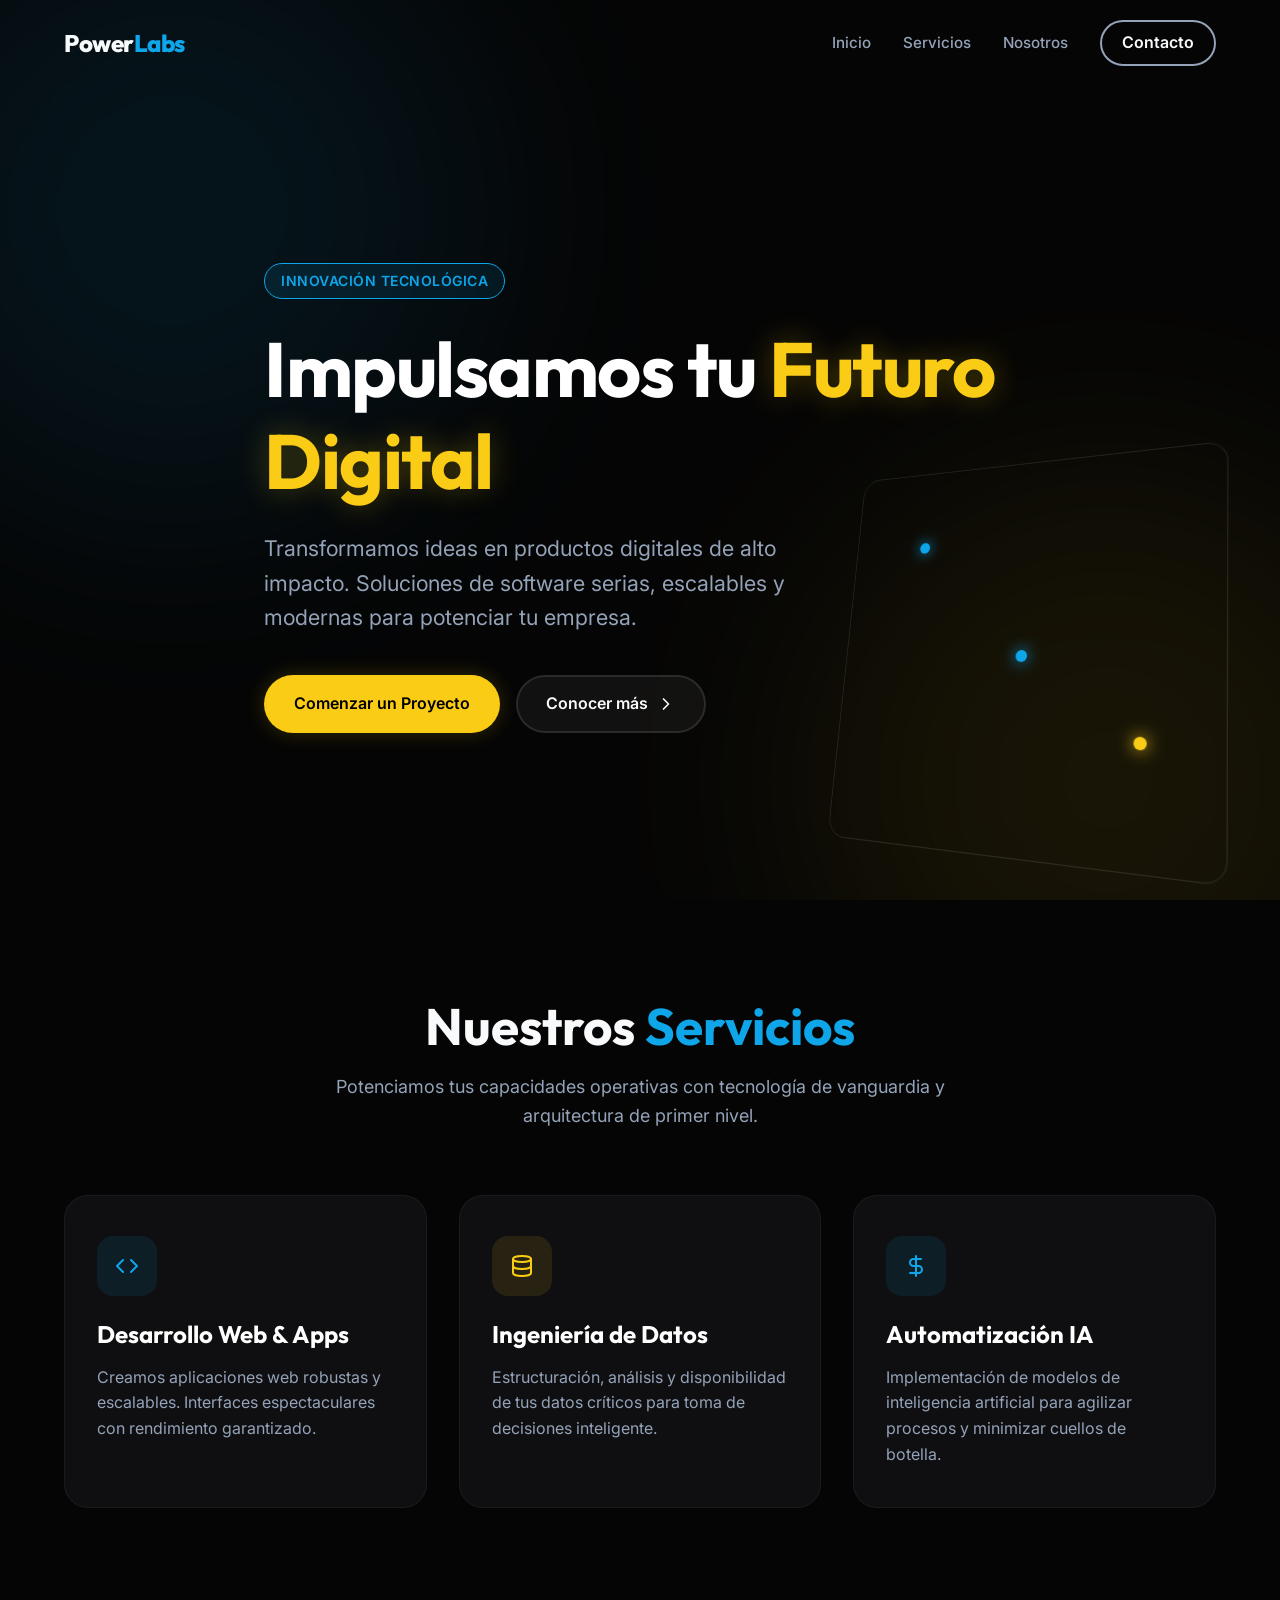
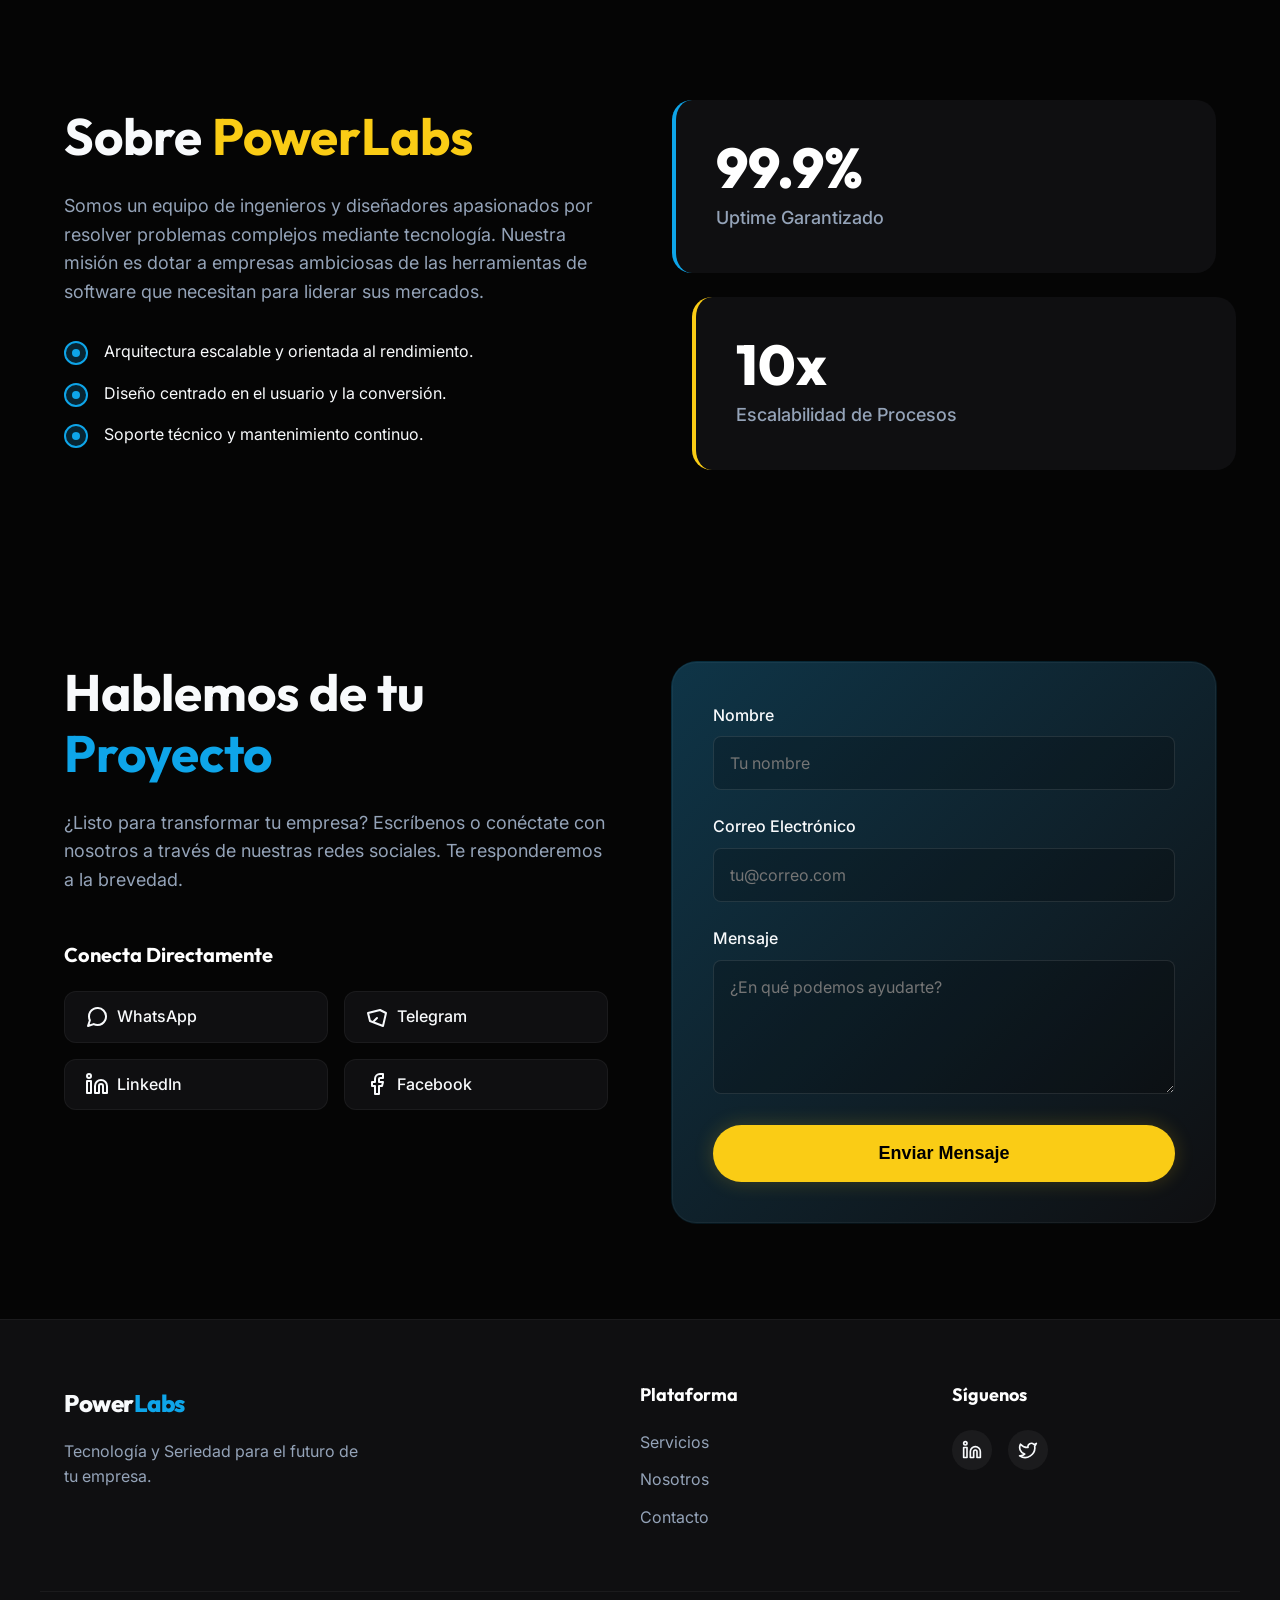
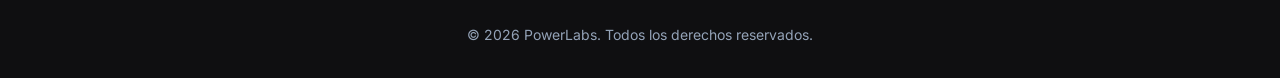
<file: index.html>
<!DOCTYPE html>
<html lang="es">

<head>
  <meta charset="UTF-8">
  <meta name="viewport" content="width=device-width, initial-scale=1.0">
  <title>PowerLabs | Transformación Digital</title>
  <meta name="description"
    content="PowerLabs: Impulsa tu empresa al futuro con nuestras soluciones tecnológicas y de software a medida.">

  <!-- Preconnect and Google Fonts config -->
  <link rel="preconnect" href="https://fonts.googleapis.com">
  <link rel="preconnect" href="https://fonts.gstatic.com" crossorigin>
  <link
    href="https://fonts.googleapis.com/css2?family=Inter:wght@300;400;500;600;700;800&family=Outfit:wght@400;600;800&display=swap"
    rel="stylesheet">

  <link rel="stylesheet" href="style.css">
</head>

<body>

  <!-- Header & Navigation -->
  <header class="header">
    <div class="container header-content">
      <a href="#" class="brand">Power<span>Labs</span></a>
      <nav class="nav">
        <ul class="nav-links">
          <li><a href="#inicio">Inicio</a></li>
          <li><a href="#servicios">Servicios</a></li>
          <li><a href="#nosotros">Nosotros</a></li>
          <li><a href="#contacto" class="btn btn-outline">Contacto</a></li>
        </ul>
        <button class="mobile-menu-btn" aria-label="Abrir menú">
          <svg width="24" height="24" viewBox="0 0 24 24" fill="none" stroke="currentColor" stroke-width="2"
            stroke-linecap="round" stroke-linejoin="round">
            <line x1="3" y1="12" x2="21" y2="12"></line>
            <line x1="3" y1="6" x2="21" y2="6"></line>
            <line x1="3" y1="18" x2="21" y2="18"></line>
          </svg>
        </button>
      </nav>
    </div>
  </header>

  <main>
    <!-- Hero Section -->
    <section id="inicio" class="hero">
      <div class="glow glow-1"></div>
      <div class="glow glow-2"></div>
      <div class="container hero-content show-on-scroll">
        <span class="badge">Innovación Tecnológica</span>
        <h1 class="hero-title">Impulsamos tu <span>Futuro Digital</span></h1>
        <p class="hero-description">Transformamos ideas en productos digitales de alto impacto. Soluciones de software
          serias, escalables y modernas para potenciar tu empresa.</p>
        <div class="hero-actions">
          <a href="#contacto" class="btn btn-primary">Comenzar un Proyecto</a>
          <a href="#servicios" class="btn btn-secondary">Conocer más <svg width="20" height="20" viewBox="0 0 24 24"
              fill="none" stroke="currentColor" stroke-width="2" stroke-linecap="round" stroke-linejoin="round">
              <path d="m9 18 6-6-6-6" />
            </svg></a>
        </div>
      </div>

      <!-- Abstract Tech visualization -->
      <div class="hero-graphic show-on-scroll delay-1">
        <div class="tech-grid">
          <div class="node node-1"></div>
          <div class="node node-2"></div>
          <div class="node node-3"></div>
          <div class="connection con-1"></div>
          <div class="connection con-2"></div>
        </div>
      </div>
    </section>

    <!-- Services Section -->
    <section id="servicios" class="services section">
      <div class="container">
        <div class="section-header show-on-scroll">
          <h2>Nuestros <span>Servicios</span></h2>
          <p>Potenciamos tus capacidades operativas con tecnología de vanguardia y arquitectura de primer nivel.</p>
        </div>

        <div class="services-grid">
          <!-- Card 1 -->
          <a href="desarrollo.html" class="service-card show-on-scroll" style="display:block;">
            <div class="card-icon">
              <!-- Code Icon -->
              <svg width="24" height="24" viewBox="0 0 24 24" fill="none" stroke="currentColor" stroke-width="2"
                stroke-linecap="round" stroke-linejoin="round">
                <polyline points="16 18 22 12 16 6"></polyline>
                <polyline points="8 6 2 12 8 18"></polyline>
              </svg>
            </div>
            <h3>Desarrollo Web & Apps</h3>
            <p>Creamos aplicaciones web robustas y escalables. Interfaces espectaculares con rendimiento garantizado.
            </p>
          </a>

          <!-- Card 2 -->
          <a href="datos.html" class="service-card show-on-scroll delay-1" style="display:block;">
            <div class="card-icon">
              <!-- Cloud/DB icon -->
              <svg width="24" height="24" viewBox="0 0 24 24" fill="none" stroke="currentColor" stroke-width="2"
                stroke-linecap="round" stroke-linejoin="round">
                <ellipse cx="12" cy="5" rx="9" ry="3"></ellipse>
                <path d="M21 12c0 1.66-4 3-9 3s-9-1.34-9-3"></path>
                <path d="M3 5v14c0 1.66 4 3 9 3s9-1.34 9-3V5"></path>
              </svg>
            </div>
            <h3>Ingeniería de Datos</h3>
            <p>Estructuración, análisis y disponibilidad de tus datos críticos para toma de decisiones inteligente.</p>
          </a>

          <!-- Card 3 -->
          <a href="automatizacion.html" class="service-card show-on-scroll delay-2" style="display:block;">
            <div class="card-icon">
              <!-- AI/Brain icon -->
              <svg width="24" height="24" viewBox="0 0 24 24" fill="none" stroke="currentColor" stroke-width="2"
                stroke-linecap="round" stroke-linejoin="round">
                <path d="M12 2v20"></path>
                <path d="M17 5H9.5a3.5 3.5 0 0 0 0 7h5a3.5 3.5 0 0 1 0 7H6"></path>
              </svg>
            </div>
            <h3>Automatización IA</h3>
            <p>Implementación de modelos de inteligencia artificial para agilizar procesos y minimizar cuellos de
              botella.</p>
          </a>
        </div>
      </div>
    </section>

    <!-- About Section -->
    <section id="nosotros" class="about section">
      <div class="container about-container">
        <div class="about-content show-on-scroll">
          <h2>Sobre <span>PowerLabs</span></h2>
          <p>Somos un equipo de ingenieros y diseñadores apasionados por resolver problemas complejos mediante
            tecnología. Nuestra misión es dotar a empresas ambiciosas de las herramientas de software que necesitan para
            liderar sus mercados.</p>

          <ul class="feature-list">
            <li>
              <div class="feature-bullet"></div>
              <span>Arquitectura escalable y orientada al rendimiento.</span>
            </li>
            <li>
              <div class="feature-bullet"></div>
              <span>Diseño centrado en el usuario y la conversión.</span>
            </li>
            <li>
              <div class="feature-bullet"></div>
              <span>Soporte técnico y mantenimiento continuo.</span>
            </li>
          </ul>
        </div>

        <div class="about-stats show-on-scroll delay-1">
          <div class="stat-box">
            <span class="stat-number">99.9%</span>
            <span class="stat-label">Uptime Garantizado</span>
          </div>
          <div class="stat-box accent">
            <span class="stat-number">10x</span>
            <span class="stat-label">Escalabilidad de Procesos</span>
          </div>
        </div>
      </div>
    </section>

    <!-- Contact Section -->
    <section id="contacto" class="contact section">
      <div class="container contact-container">
        <div class="contact-info show-on-scroll">
          <h2>Hablemos de tu <span>Proyecto</span></h2>
          <p>¿Listo para transformar tu empresa? Escríbenos o conéctate con nosotros a través de nuestras redes
            sociales. Te responderemos a la brevedad.</p>

          <div class="contact-socials">
            <h3>Conecta Directamente</h3>
            <div class="social-btn-group">
              <a href="#" class="btn btn-social btn-whatsapp" aria-label="WhatsApp">
                <svg width="24" height="24" viewBox="0 0 24 24" fill="none" stroke="currentColor" stroke-width="2"
                  stroke-linecap="round" stroke-linejoin="round">
                  <path
                    d="M21 11.5a8.38 8.38 0 0 1-.9 3.8 8.5 8.5 0 0 1-7.6 4.7 8.38 8.38 0 0 1-3.8-.9L3 21l1.9-5.7a8.38 8.38 0 0 1-.9-3.8 8.5 8.5 0 0 1 4.7-7.6 8.38 8.38 0 0 1 3.8-.9h.5a8.48 8.48 0 0 1 8 8v.5z">
                  </path>
                </svg>
                WhatsApp
              </a>
              <a href="#" class="btn btn-social btn-telegram" aria-label="Telegram">
                <svg width="24" height="24" viewBox="0 0 24 24" fill="none" stroke="currentColor" stroke-width="2"
                  stroke-linecap="round" stroke-linejoin="round">
                  <path d="m15 5 6 3-3 13-13-5L3 8l12-3z"></path>
                  <path d="m9 16 3-3"></path>
                </svg>
                Telegram
              </a>
              <a href="#" class="btn btn-social btn-linkedin" aria-label="LinkedIn">
                <svg width="24" height="24" viewBox="0 0 24 24" fill="none" stroke="currentColor" stroke-width="2"
                  stroke-linecap="round" stroke-linejoin="round">
                  <path d="M16 8a6 6 0 0 1 6 6v7h-4v-7a2 2 0 0 0-2-2 2 2 0 0 0-2 2v7h-4v-7a6 6 0 0 1 6-6z"></path>
                  <rect x="2" y="9" width="4" height="12"></rect>
                  <circle cx="4" cy="4" r="2"></circle>
                </svg>
                LinkedIn
              </a>
              <a href="#" class="btn btn-social btn-facebook" aria-label="Facebook">
                <svg width="24" height="24" viewBox="0 0 24 24" fill="none" stroke="currentColor" stroke-width="2"
                  stroke-linecap="round" stroke-linejoin="round">
                  <path d="M18 2h-3a5 5 0 0 0-5 5v3H7v4h3v8h4v-8h3l1-4h-4V7a1 1 0 0 1 1-1h3z"></path>
                </svg>
                Facebook
              </a>
            </div>
          </div>
        </div>

        <div class="contact-form-wrapper show-on-scroll delay-1">
          <form action="https://formsubmit.co/emgme88@gmail.com" method="POST" class="contact-form">
            <input type="hidden" name="_next" value="#">
            <input type="hidden" name="_captcha" value="false">

            <div class="form-group">
              <label for="name">Nombre</label>
              <input type="text" id="name" name="name" required placeholder="Tu nombre">
            </div>

            <div class="form-group">
              <label for="email">Correo Electrónico</label>
              <input type="email" id="email" name="email" required placeholder="tu@correo.com">
            </div>

            <div class="form-group">
              <label for="message">Mensaje</label>
              <textarea id="message" name="message" rows="5" required
                placeholder="¿En qué podemos ayudarte?"></textarea>
            </div>

            <button type="submit" class="btn btn-primary btn-block">Enviar Mensaje</button>
          </form>
        </div>
      </div>
    </section>
  </main>

  <!-- Footer -->
  <footer class="footer">
    <div class="container footer-content">
      <div class="footer-brand">
        <a href="#" class="brand">Power<span>Labs</span></a>
        <p>Tecnología y Seriedad para el futuro de tu empresa.</p>
      </div>
      <div class="footer-links">
        <h4>Plataforma</h4>
        <ul>
          <li><a href="#servicios">Servicios</a></li>
          <li><a href="#nosotros">Nosotros</a></li>
          <li><a href="#contacto">Contacto</a></li>
        </ul>
      </div>
      <div class="footer-social">
        <h4>Síguenos</h4>
        <div class="social-icons">
          <a href="#" aria-label="LinkedIn"><svg width="20" height="20" viewBox="0 0 24 24" fill="none"
              stroke="currentColor" stroke-width="2" stroke-linecap="round" stroke-linejoin="round">
              <path d="M16 8a6 6 0 0 1 6 6v7h-4v-7a2 2 0 0 0-2-2 2 2 0 0 0-2 2v7h-4v-7a6 6 0 0 1 6-6z"></path>
              <rect x="2" y="9" width="4" height="12"></rect>
              <circle cx="4" cy="4" r="2"></circle>
            </svg></a>
          <a href="#" aria-label="Twitter"><svg width="20" height="20" viewBox="0 0 24 24" fill="none"
              stroke="currentColor" stroke-width="2" stroke-linecap="round" stroke-linejoin="round">
              <path
                d="M22 4s-.7 2.1-2 3.4c1.6 10-9.4 17.3-18 11.6 2.2.1 4.4-.6 6-2C3 15.5.5 9.6 3 5c2.2 2.6 5.6 4.1 9 4-.9-4.2 4-6.6 7-3.8 1.1 0 3-1.2 3-1.2z">
              </path>
            </svg></a>
        </div>
      </div>
    </div>
    <div class="container footer-bottom">
      <p>&copy; 2026 PowerLabs. Todos los derechos reservados.</p>
    </div>
  </footer>

  <script src="main.js"></script>
</body>

</html>
</file>
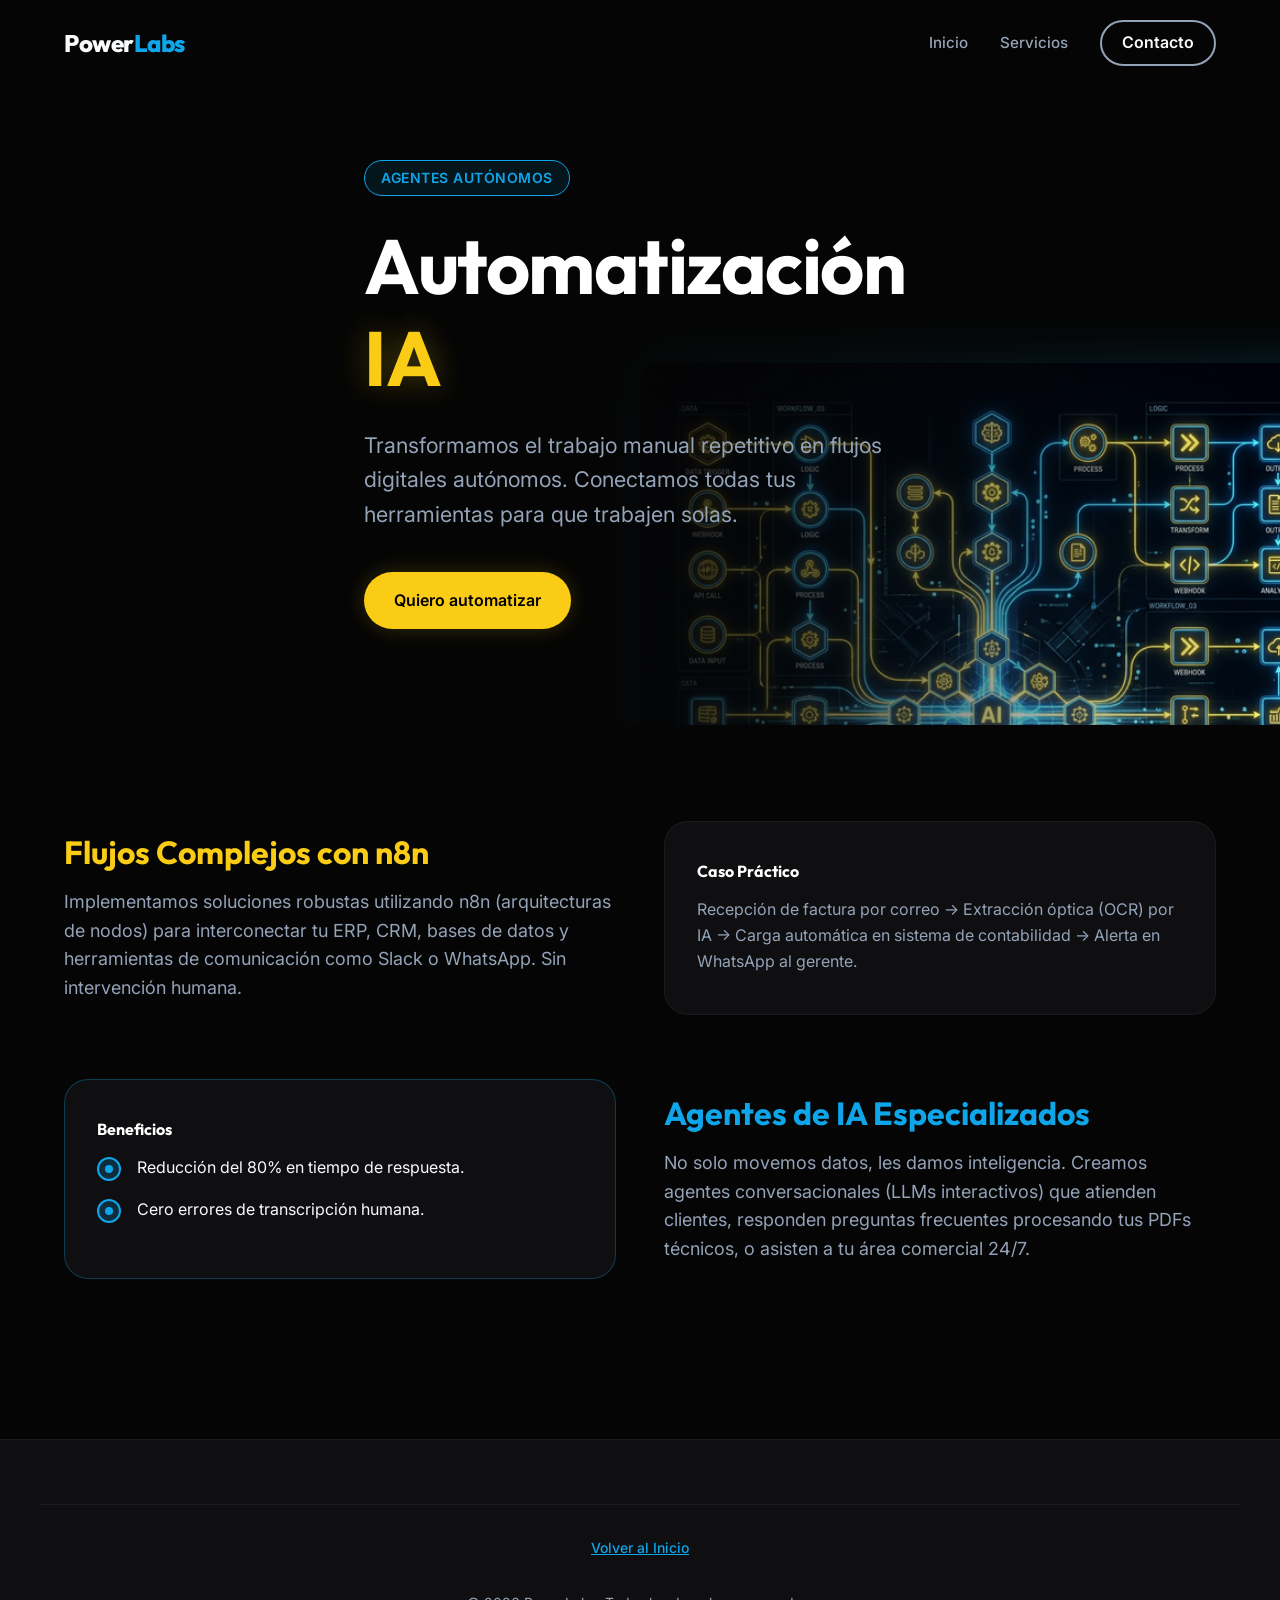
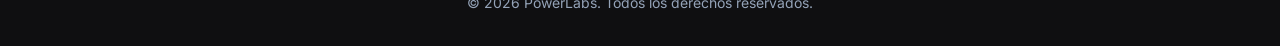
<file: automatizacion.html>
<!DOCTYPE html>
<html lang="es">

<head>
    <meta charset="UTF-8">
    <meta name="viewport" content="width=device-width, initial-scale=1.0">
    <title>Automatización IA | PowerLabs</title>
    <meta name="description"
        content="Automatización con Inteligencia Artificial utilizando agentes n8n para reducir costos y escalar operaciones.">
    <link
        href="https://fonts.googleapis.com/css2?family=Inter:wght@300;400;500;600;700;800&family=Outfit:wght@400;600;800&display=swap"
        rel="stylesheet">
    <link rel="stylesheet" href="style.css">
    <style>
        .service-hero {
            position: relative;
            padding: 10rem 0 6rem;
            min-height: 70vh;
            display: flex;
            align-items: center;
            overflow: hidden;
        }

        .service-hero-content {
            max-width: 600px;
            z-index: 10;
            position: relative;
        }

        .service-hero-image {
            position: absolute;
            right: -5%;
            top: 50%;
            transform: translateY(-50%);
            width: 55%;
            border-radius: 20px;
            z-index: 1;
            opacity: 0.8;
            box-shadow: 0 0 50px rgba(14, 165, 233, 0.2);
        }

        .service-hero::after {
            content: '';
            position: absolute;
            top: 0;
            right: 0;
            bottom: 0;
            left: 0;
            background: linear-gradient(to right, var(--bg-base) 40%, transparent 100%);
            z-index: 2;
        }

        .detail-grid {
            display: grid;
            grid-template-columns: 1fr 1fr;
            gap: 3rem;
            align-items: center;
            margin-bottom: 4rem;
        }

        .detail-text h3 {
            color: var(--accent-yellow);
            margin-bottom: 1rem;
            font-size: 2rem;
        }

        .detail-text p {
            color: var(--text-secondary);
            font-size: 1.125rem;
        }

        @media (max-width: 992px) {
            .service-hero-image {
                display: none;
            }

            .service-hero::after {
                display: none;
            }

            .detail-grid {
                grid-template-columns: 1fr;
            }
        }
    </style>
</head>

<body>

    <!-- Header -->
    <header class="header">
        <div class="container header-content">
            <a href="index.html" class="brand">Power<span>Labs</span></a>
            <nav class="nav">
                <ul class="nav-links">
                    <li><a href="index.html">Inicio</a></li>
                    <li><a href="index.html#servicios">Servicios</a></li>
                    <li><a href="index.html#contacto" class="btn btn-outline">Contacto</a></li>
                </ul>
            </nav>
        </div>
    </header>

    <main>
        <!-- Service Hero -->
        <section class="service-hero">
            <div class="glow glow-1"></div>
            <img src="assets/img/automation.png" alt="Concepto de Automatización IA"
                class="service-hero-image show-on-scroll">
            <div class="container service-hero-content show-on-scroll delay-1">
                <span class="badge">Agentes Autónomos</span>
                <h1 class="hero-title">Automatización <span>IA</span></h1>
                <p class="hero-description">Transformamos el trabajo manual repetitivo en flujos digitales autónomos.
                    Conectamos todas tus herramientas para que trabajen solas.</p>
                <div class="hero-actions">
                    <a href="index.html#contacto" class="btn btn-primary">Quiero automatizar</a>
                </div>
            </div>
        </section>

        <!-- Details Section -->
        <section class="section">
            <div class="container">

                <div class="detail-grid show-on-scroll">
                    <div class="detail-text">
                        <h3>Flujos Complejos con n8n</h3>
                        <p>Implementamos soluciones robustas utilizando n8n (arquitecturas de nodos) para interconectar
                            tu ERP, CRM, bases de datos y herramientas de comunicación como Slack o WhatsApp. Sin
                            intervención humana.</p>
                    </div>
                    <div class="detail-visual service-card">
                        <h4 style="color:#fff; margin-bottom: 1rem;">Caso Práctico</h4>
                        <p style="color:var(--text-secondary);">Recepción de factura por correo -> Extracción óptica
                            (OCR) por IA -> Carga automática en sistema de contabilidad -> Alerta en WhatsApp al
                            gerente.</p>
                    </div>
                </div>

                <div class="detail-grid show-on-scroll delay-1" style="direction: rtl;">
                    <div class="detail-text" style="direction: ltr;">
                        <h3 style="color:var(--accent-blue);">Agentes de IA Especializados</h3>
                        <p>No solo movemos datos, les damos inteligencia. Creamos agentes conversacionales (LLMs
                            interactivos) que atienden clientes, responden preguntas frecuentes procesando tus PDFs
                            técnicos, o asisten a tu área comercial 24/7.</p>
                    </div>
                    <div class="detail-visual service-card"
                        style="direction: ltr; border-color: rgba(14, 165, 233, 0.3);">
                        <h4 style="color:#fff; margin-bottom: 1rem;">Beneficios</h4>
                        <ul class="feature-list">
                            <li>
                                <div class="feature-bullet"></div><span>Reducción del 80% en tiempo de respuesta.</span>
                            </li>
                            <li>
                                <div class="feature-bullet"></div><span>Cero errores de transcripción humana.</span>
                            </li>
                        </ul>
                    </div>
                </div>

            </div>
        </section>
    </main>

    <footer class="footer">
        <div class="container footer-bottom">
            <a href="index.html" style="color:var(--accent-blue); text-decoration: underline; font-weight: 500;">Volver
                al Inicio</a>
            <p style="margin-top:2rem;">&copy; 2026 PowerLabs. Todos los derechos reservados.</p>
        </div>
    </footer>

    <script src="main.js"></script>
</body>

</html>
</file>
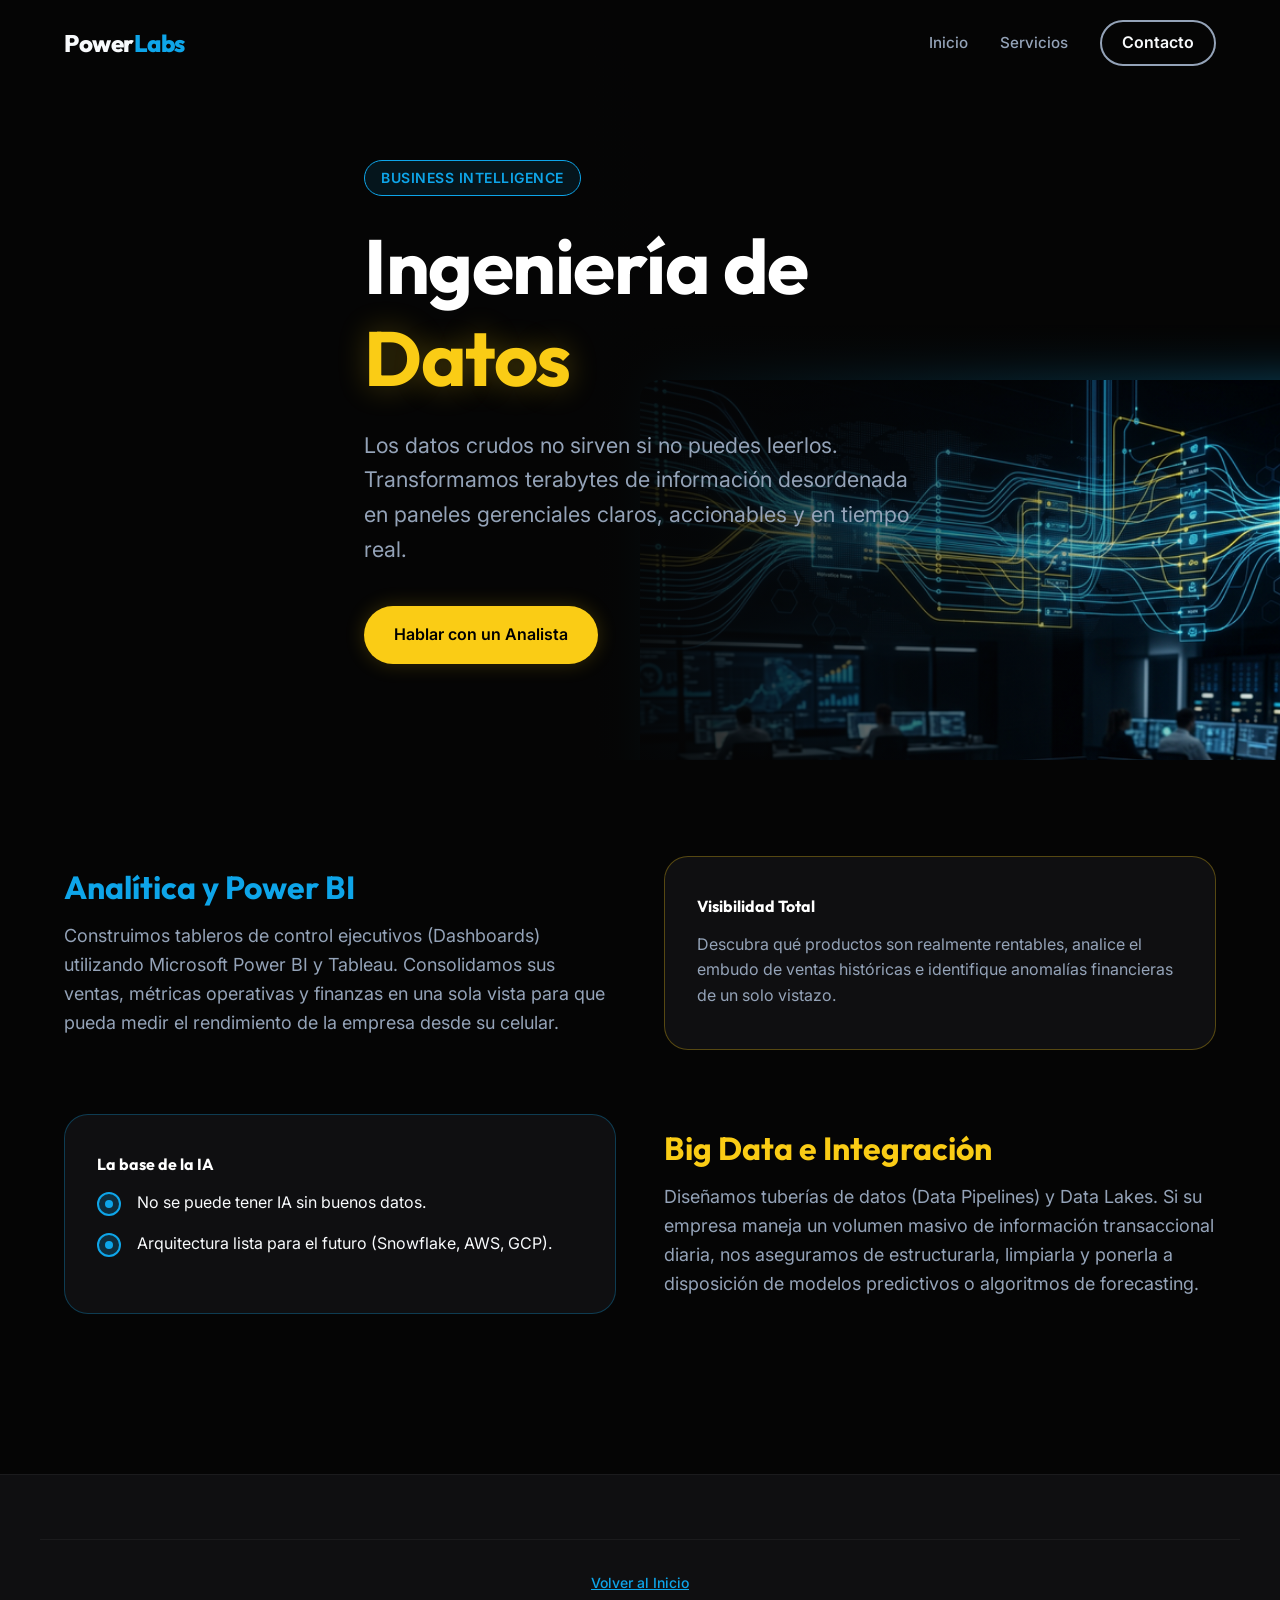
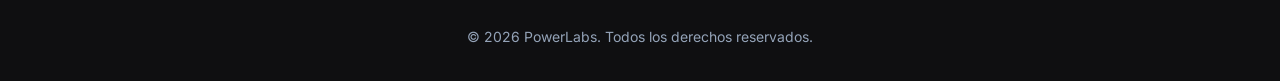
<file: datos.html>
<!DOCTYPE html>
<html lang="es">

<head>
    <meta charset="UTF-8">
    <meta name="viewport" content="width=device-width, initial-scale=1.0">
    <title>Ingeniería de Datos y Analítica | PowerLabs</title>
    <meta name="description"
        content="Ingeniería de datos, Power BI, analítica y Big Data para toma de decisiones gerenciales.">
    <link
        href="https://fonts.googleapis.com/css2?family=Inter:wght@300;400;500;600;700;800&family=Outfit:wght@400;600;800&display=swap"
        rel="stylesheet">
    <link rel="stylesheet" href="style.css">
    <style>
        .service-hero {
            position: relative;
            padding: 10rem 0 6rem;
            min-height: 70vh;
            display: flex;
            align-items: center;
            overflow: hidden;
        }

        .service-hero-content {
            max-width: 600px;
            z-index: 10;
            position: relative;
        }

        .service-hero-image {
            position: absolute;
            right: -5%;
            top: 50%;
            transform: translateY(-50%);
            width: 55%;
            border-radius: 20px;
            z-index: 1;
            opacity: 0.8;
            box-shadow: 0 0 50px rgba(14, 165, 233, 0.4);
        }

        .service-hero::after {
            content: '';
            position: absolute;
            top: 0;
            right: 0;
            bottom: 0;
            left: 0;
            background: linear-gradient(to right, var(--bg-base) 45%, transparent 100%);
            z-index: 2;
        }

        .detail-grid {
            display: grid;
            grid-template-columns: 1fr 1fr;
            gap: 3rem;
            align-items: center;
            margin-bottom: 4rem;
        }

        .detail-text h3 {
            color: var(--accent-blue);
            margin-bottom: 1rem;
            font-size: 2rem;
        }

        .detail-text p {
            color: var(--text-secondary);
            font-size: 1.125rem;
        }

        @media (max-width: 992px) {
            .service-hero-image {
                display: none;
            }

            .service-hero::after {
                display: none;
            }

            .detail-grid {
                grid-template-columns: 1fr;
            }
        }
    </style>
</head>

<body>

    <header class="header">
        <div class="container header-content">
            <a href="index.html" class="brand">Power<span>Labs</span></a>
            <nav class="nav">
                <ul class="nav-links">
                    <li><a href="index.html">Inicio</a></li>
                    <li><a href="index.html#servicios">Servicios</a></li>
                    <li><a href="index.html#contacto" class="btn btn-outline">Contacto</a></li>
                </ul>
            </nav>
        </div>
    </header>

    <main>
        <section class="service-hero">
            <div class="glow glow-1"></div>
            <img src="assets/img/data.png" alt="Analítica de Datos y Power BI"
                class="service-hero-image show-on-scroll">
            <div class="container service-hero-content show-on-scroll delay-1">
                <span class="badge">Business Intelligence</span>
                <h1 class="hero-title">Ingeniería de <span>Datos</span></h1>
                <p class="hero-description">Los datos crudos no sirven si no puedes leerlos. Transformamos terabytes de
                    información desordenada en paneles gerenciales claros, accionables y en tiempo real.</p>
                <div class="hero-actions">
                    <a href="index.html#contacto" class="btn btn-primary">Hablar con un Analista</a>
                </div>
            </div>
        </section>

        <!-- Details Section -->
        <section class="section">
            <div class="container">

                <div class="detail-grid show-on-scroll">
                    <div class="detail-text">
                        <h3>Analítica y Power BI</h3>
                        <p>Construimos tableros de control ejecutivos (Dashboards) utilizando Microsoft Power BI y
                            Tableau. Consolidamos sus ventas, métricas operativas y finanzas en una sola vista para que
                            pueda medir el rendimiento de la empresa desde su celular.</p>
                    </div>
                    <div class="detail-visual service-card" style="border-color: rgba(250, 204, 21, 0.3);">
                        <h4 style="color:#fff; margin-bottom: 1rem;">Visibilidad Total</h4>
                        <p style="color:var(--text-secondary);">Descubra qué productos son realmente rentables, analice
                            el embudo de ventas históricas e identifique anomalías financieras de un solo vistazo.</p>
                    </div>
                </div>

                <div class="detail-grid show-on-scroll delay-1" style="direction: rtl;">
                    <div class="detail-text" style="direction: ltr;">
                        <h3 style="color:var(--accent-yellow);">Big Data e Integración</h3>
                        <p>Diseñamos tuberías de datos (Data Pipelines) y Data Lakes. Si su empresa maneja un volumen
                            masivo de información transaccional diaria, nos aseguramos de estructurarla, limpiarla y
                            ponerla a disposición de modelos predictivos o algoritmos de forecasting.</p>
                    </div>
                    <div class="detail-visual service-card"
                        style="direction: ltr; border-color: rgba(14, 165, 233, 0.3);">
                        <h4 style="color:#fff; margin-bottom: 1rem;">La base de la IA</h4>
                        <ul class="feature-list">
                            <li>
                                <div class="feature-bullet"></div><span>No se puede tener IA sin buenos datos.</span>
                            </li>
                            <li>
                                <div class="feature-bullet"></div><span>Arquitectura lista para el futuro (Snowflake,
                                    AWS, GCP).</span>
                            </li>
                        </ul>
                    </div>
                </div>

            </div>
        </section>
    </main>

    <footer class="footer">
        <div class="container footer-bottom">
            <a href="index.html" style="color:var(--accent-blue); text-decoration: underline; font-weight: 500;">Volver
                al Inicio</a>
            <p style="margin-top:2rem;">&copy; 2026 PowerLabs. Todos los derechos reservados.</p>
        </div>
    </footer>

    <script src="main.js"></script>
</body>

</html>
</file>
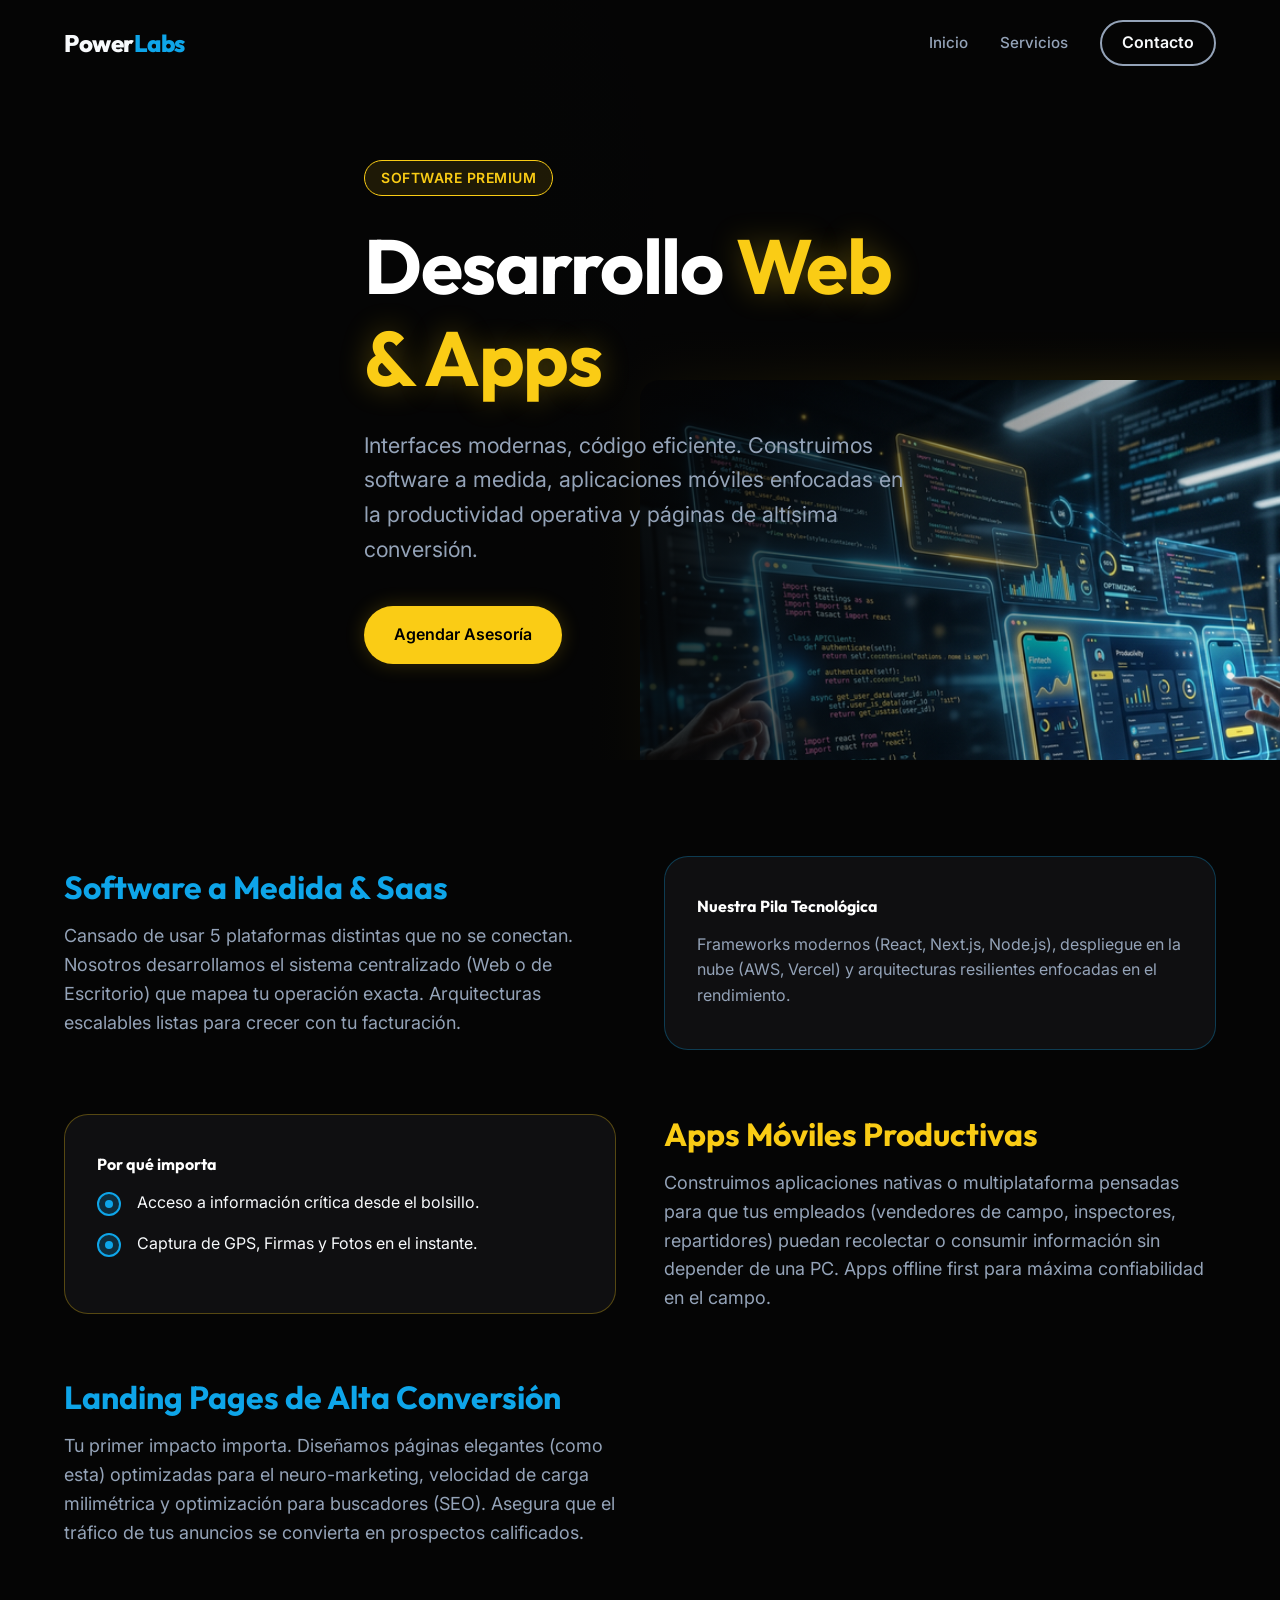
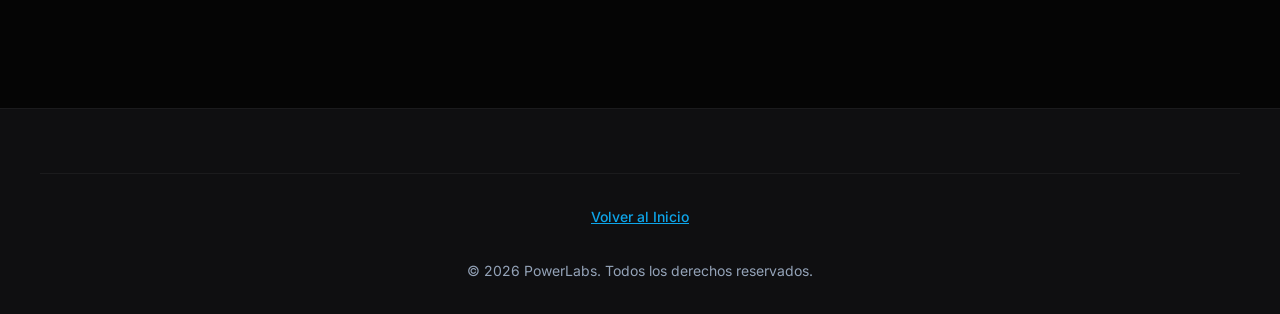
<file: desarrollo.html>
<!DOCTYPE html>
<html lang="es">

<head>
    <meta charset="UTF-8">
    <meta name="viewport" content="width=device-width, initial-scale=1.0">
    <title>Desarrollo Web y Apps | PowerLabs</title>
    <meta name="description"
        content="Desarrollo de software a medida, aplicaciones móviles orientadas a productividad y landing pages modernas.">
    <link
        href="https://fonts.googleapis.com/css2?family=Inter:wght@300;400;500;600;700;800&family=Outfit:wght@400;600;800&display=swap"
        rel="stylesheet">
    <link rel="stylesheet" href="style.css">
    <style>
        .service-hero {
            position: relative;
            padding: 10rem 0 6rem;
            min-height: 70vh;
            display: flex;
            align-items: center;
            overflow: hidden;
        }

        .service-hero-content {
            max-width: 600px;
            z-index: 10;
            position: relative;
        }

        .service-hero-image {
            position: absolute;
            right: -5%;
            top: 50%;
            transform: translateY(-50%);
            width: 55%;
            border-radius: 20px;
            z-index: 1;
            opacity: 0.8;
            box-shadow: 0 0 50px rgba(250, 204, 21, 0.2);
        }

        .service-hero::after {
            content: '';
            position: absolute;
            top: 0;
            right: 0;
            bottom: 0;
            left: 0;
            background: linear-gradient(to right, var(--bg-base) 40%, transparent 100%);
            z-index: 2;
        }

        .detail-grid {
            display: grid;
            grid-template-columns: 1fr 1fr;
            gap: 3rem;
            align-items: center;
            margin-bottom: 4rem;
        }

        .detail-text h3 {
            color: var(--accent-blue);
            margin-bottom: 1rem;
            font-size: 2rem;
        }

        .detail-text p {
            color: var(--text-secondary);
            font-size: 1.125rem;
        }

        @media (max-width: 992px) {
            .service-hero-image {
                display: none;
            }

            .service-hero::after {
                display: none;
            }

            .detail-grid {
                grid-template-columns: 1fr;
            }
        }
    </style>
</head>

<body>

    <header class="header">
        <div class="container header-content">
            <a href="index.html" class="brand">Power<span>Labs</span></a>
            <nav class="nav">
                <ul class="nav-links">
                    <li><a href="index.html">Inicio</a></li>
                    <li><a href="index.html#servicios">Servicios</a></li>
                    <li><a href="index.html#contacto" class="btn btn-outline">Contacto</a></li>
                </ul>
            </nav>
        </div>
    </header>

    <main>
        <section class="service-hero">
            <div class="glow glow-1"></div>
            <img src="assets/img/development.png" alt="Desarrollo de Software Moderno"
                class="service-hero-image show-on-scroll">
            <div class="container service-hero-content show-on-scroll delay-1">
                <span class="badge"
                    style="border-color:var(--accent-yellow); color:var(--accent-yellow); background:rgba(250, 204, 21, 0.1);">Software
                    Premium</span>
                <h1 class="hero-title">Desarrollo <span>Web & Apps</span></h1>
                <p class="hero-description">Interfaces modernas, código eficiente. Construimos software a medida,
                    aplicaciones móviles enfocadas en la productividad operativa y páginas de altísima conversión.</p>
                <div class="hero-actions">
                    <a href="index.html#contacto" class="btn btn-primary">Agendar Asesoría</a>
                </div>
            </div>
        </section>

        <!-- Details Section -->
        <section class="section">
            <div class="container">

                <div class="detail-grid show-on-scroll">
                    <div class="detail-text">
                        <h3>Software a Medida & Saas</h3>
                        <p>Cansado de usar 5 plataformas distintas que no se conectan. Nosotros desarrollamos el sistema
                            centralizado (Web o de Escritorio) que mapea tu operación exacta. Arquitecturas escalables
                            listas para crecer con tu facturación.</p>
                    </div>
                    <div class="detail-visual service-card" style="border-color: rgba(14, 165, 233, 0.3);">
                        <h4 style="color:#fff; margin-bottom: 1rem;">Nuestra Pila Tecnológica</h4>
                        <p style="color:var(--text-secondary);">Frameworks modernos (React, Next.js, Node.js),
                            despliegue en la nube (AWS, Vercel) y arquitecturas resilientes enfocadas en el rendimiento.
                        </p>
                    </div>
                </div>

                <div class="detail-grid show-on-scroll delay-1" style="direction: rtl;">
                    <div class="detail-text" style="direction: ltr;">
                        <h3 style="color:var(--accent-yellow);">Apps Móviles Productivas</h3>
                        <p>Construimos aplicaciones nativas o multiplataforma pensadas para que tus empleados
                            (vendedores de campo, inspectores, repartidores) puedan recolectar o consumir información
                            sin depender de una PC. Apps offline first para máxima confiabilidad en el campo.</p>
                    </div>
                    <div class="detail-visual service-card"
                        style="direction: ltr; border-color: rgba(250, 204, 21, 0.3);">
                        <h4 style="color:#fff; margin-bottom: 1rem;">Por qué importa</h4>
                        <ul class="feature-list">
                            <li>
                                <div class="feature-bullet"></div><span>Acceso a información crítica desde el
                                    bolsillo.</span>
                            </li>
                            <li>
                                <div class="feature-bullet"></div><span>Captura de GPS, Firmas y Fotos en el
                                    instante.</span>
                            </li>
                        </ul>
                    </div>
                </div>

                <div class="detail-grid show-on-scroll delay-2">
                    <div class="detail-text">
                        <h3>Landing Pages de Alta Conversión</h3>
                        <p>Tu primer impacto importa. Diseñamos páginas elegantes (como esta) optimizadas para el
                            neuro-marketing, velocidad de carga milimétrica y optimización para buscadores (SEO).
                            Asegura que el tráfico de tus anuncios se convierta en prospectos calificados.</p>
                    </div>
                </div>

            </div>
        </section>
    </main>

    <footer class="footer">
        <div class="container footer-bottom">
            <a href="index.html" style="color:var(--accent-blue); text-decoration: underline; font-weight: 500;">Volver
                al Inicio</a>
            <p style="margin-top:2rem;">&copy; 2026 PowerLabs. Todos los derechos reservados.</p>
        </div>
    </footer>

    <script src="main.js"></script>
</body>

</html>
</file>
<file: style.css>
/* =========================================
   PowerLabs | Core Variables & Theme
   ========================================= */
:root {
  /* Color Palette */
  --bg-base: #050505;
  /* Deep Black Absolute */
  --bg-surface: #0f0f11;
  /* Dark Gray for cards */
  --bg-surface-light: #18181b;
  /* Slightly lighter gray */

  --text-primary: #f8fafc;
  --text-secondary: #94a3b8;

  --accent-yellow: #facc15;
  /* Vibrant Yellow for Main CTAs */
  --accent-yellow-glow: rgba(250, 204, 21, 0.2);
  --accent-yellow-dark: #eab308;

  --accent-blue: #0ea5e9;
  /* Tech Blue for Highlights */
  --accent-blue-glow: rgba(14, 165, 233, 0.25);

  /* Typography */
  --font-heading: 'Outfit', sans-serif;
  --font-body: 'Inter', sans-serif;

  /* Layout */
  --container-width: 1200px;
  --transition-fast: 0.2s ease;
  --transition-smooth: 0.4s cubic-bezier(0.16, 1, 0.3, 1);
}

/* =========================================
     Reset & Base Styles
     ========================================= */
* {
  margin: 0;
  padding: 0;
  box-sizing: border-box;
}

html {
  scroll-behavior: smooth;
  background-color: var(--bg-base);
  color: var(--text-primary);
}

body {
  font-family: var(--font-body);
  line-height: 1.6;
  overflow-x: hidden;
  -webkit-font-smoothing: antialiased;
}

h1,
h2,
h3,
h4,
h5,
h6 {
  font-family: var(--font-heading);
  line-height: 1.2;
  font-weight: 700;
}

a {
  text-decoration: none;
  color: inherit;
  transition: var(--transition-fast);
}

ul {
  list-style: none;
}

img,
svg {
  max-width: 100%;
  display: block;
}

.container {
  max-width: var(--container-width);
  margin: 0 auto;
  padding: 0 1.5rem;
}

.section {
  padding: 6rem 0;
}

/* =========================================
     Buttons & UI Elements
     ========================================= */
.btn {
  display: inline-flex;
  align-items: center;
  justify-content: center;
  gap: 0.5rem;
  padding: 0.875rem 1.75rem;
  border-radius: 9999px;
  font-weight: 600;
  font-size: 1rem;
  cursor: pointer;
  transition: var(--transition-smooth);
  border: 2px solid transparent;
}

.btn-primary {
  background-color: var(--accent-yellow);
  color: #000;
  box-shadow: 0 0 20px var(--accent-yellow-glow);
}

.btn-primary:hover {
  background-color: var(--accent-yellow-dark);
  transform: translateY(-2px);
  box-shadow: 0 4px 25px rgba(250, 204, 21, 0.4);
}

.btn-secondary {
  background-color: rgba(255, 255, 255, 0.05);
  color: var(--text-primary);
  border-color: rgba(255, 255, 255, 0.1);
}

.btn-secondary:hover {
  background-color: rgba(255, 255, 255, 0.1);
  border-color: rgba(255, 255, 255, 0.2);
}

.btn-outline {
  border-color: var(--text-secondary);
  color: var(--text-primary);
  padding: 0.5rem 1.25rem;
}

.btn-outline:hover {
  border-color: var(--text-primary);
  background-color: rgba(255, 255, 255, 0.05);
}

.badge {
  display: inline-block;
  padding: 0.35rem 1rem;
  background-color: rgba(14, 165, 233, 0.1);
  border: 1px solid var(--accent-blue);
  color: var(--accent-blue);
  border-radius: 9999px;
  font-size: 0.875rem;
  font-weight: 600;
  letter-spacing: 0.5px;
  margin-bottom: 1.5rem;
  text-transform: uppercase;
}

/* =========================================
     Header / Navigation
     ========================================= */
.header {
  position: fixed;
  top: 0;
  left: 0;
  width: 100%;
  z-index: 1000;
  padding: 1.25rem 0;
  transition: var(--transition-smooth);
  background-color: transparent;
}

.header.scrolled {
  background-color: rgba(5, 5, 5, 0.85);
  backdrop-filter: blur(12px);
  -webkit-backdrop-filter: blur(12px);
  border-bottom: 1px solid rgba(255, 255, 255, 0.05);
  padding: 1rem 0;
}

.header-content {
  display: flex;
  justify-content: space-between;
  align-items: center;
}

.brand {
  font-family: var(--font-heading);
  font-size: 1.5rem;
  font-weight: 800;
  letter-spacing: -0.5px;
}

.brand span {
  color: var(--accent-blue);
}

.nav-links {
  display: flex;
  align-items: center;
  gap: 2rem;
}

.nav-links a:not(.btn) {
  font-size: 0.95rem;
  font-weight: 500;
  color: var(--text-secondary);
}

.nav-links a:not(.btn):hover {
  color: var(--accent-yellow);
}

.mobile-menu-btn {
  display: none;
  background: none;
  border: none;
  color: var(--text-primary);
  cursor: pointer;
}

/* =========================================
     Hero Section
     ========================================= */
.hero {
  position: relative;
  min-height: 100vh;
  display: flex;
  align-items: center;
  padding-top: 6rem;
  /* Account for fixed header */
  overflow: hidden;
}

/* Background Glares */
.glow {
  position: absolute;
  width: 600px;
  height: 600px;
  border-radius: 50%;
  filter: blur(120px);
  z-index: -1;
  opacity: 0.4;
}

.glow-1 {
  top: -10%;
  left: -10%;
  background: var(--accent-blue-glow);
}

.glow-2 {
  bottom: -20%;
  right: -10%;
  background: var(--accent-yellow-glow);
}

.hero-content {
  max-width: 800px;
  position: relative;
  z-index: 10;
}

.hero-title {
  font-size: clamp(3rem, 6vw, 5.5rem);
  letter-spacing: -1.5px;
  margin-bottom: 1.5rem;
  color: #fff;
}

.hero-title span {
  color: var(--accent-yellow);
  /* Subtle text glow */
  text-shadow: 0 0 30px rgba(250, 204, 21, 0.3);
}

.hero-description {
  font-size: clamp(1.125rem, 2vw, 1.35rem);
  color: var(--text-secondary);
  max-width: 600px;
  margin-bottom: 2.5rem;
}

.hero-actions {
  display: flex;
  gap: 1rem;
  flex-wrap: wrap;
}

/* Abstract Tech Graphic for Hero Background */
.hero-graphic {
  position: absolute;
  right: 5%;
  top: 50%;
  transform: translateY(-50%);
  width: 400px;
  height: 400px;
  z-index: 1;
  opacity: 0.15;
  pointer-events: none;
}

.tech-grid {
  position: relative;
  width: 100%;
  height: 100%;
  border: 1px solid rgba(255, 255, 255, 0.1);
  border-radius: 20px;
  transform: perspective(600px) rotateY(-20deg) rotateX(10deg);
}

.node {
  position: absolute;
  width: 12px;
  height: 12px;
  background: var(--accent-blue);
  border-radius: 50%;
  box-shadow: 0 0 15px var(--accent-blue);
}

.node-1 {
  top: 20%;
  left: 20%;
  animation: pulse 3s infinite alternate;
}

.node-2 {
  top: 70%;
  left: 80%;
  background: var(--accent-yellow);
  box-shadow: 0 0 15px var(--accent-yellow);
  animation: pulse 4s infinite alternate;
}

.node-3 {
  top: 50%;
  left: 50%;
  animation: pulse 2s infinite alternate;
}

@keyframes pulse {
  0% {
    transform: scale(0.8);
    opacity: 0.5;
  }

  100% {
    transform: scale(1.5);
    opacity: 1;
  }
}

/* =========================================
     Services Section
     ========================================= */
.section-header {
  text-align: center;
  margin-bottom: 4rem;
  max-width: 700px;
  margin-left: auto;
  margin-right: auto;
}

.section-header h2 {
  font-size: clamp(2.5rem, 4vw, 3.5rem);
  margin-bottom: 1rem;
}

.section-header h2 span {
  color: var(--accent-blue);
}

.section-header p {
  color: var(--text-secondary);
  font-size: 1.125rem;
}

.services-grid {
  display: grid;
  grid-template-columns: repeat(auto-fit, minmax(300px, 1fr));
  gap: 2rem;
}

.service-card {
  background: var(--bg-surface);
  border: 1px solid rgba(255, 255, 255, 0.05);
  padding: 2.5rem 2rem;
  border-radius: 24px;
  transition: var(--transition-smooth);
  position: relative;
  overflow: hidden;
}

.service-card::before {
  content: '';
  position: absolute;
  top: 0;
  left: 0;
  width: 100%;
  height: 100%;
  background: linear-gradient(145deg, rgba(255, 255, 255, 0.03) 0%, transparent 100%);
  opacity: 0;
  transition: var(--transition-smooth);
}

.service-card:hover {
  transform: translateY(-10px);
  border-color: rgba(14, 165, 233, 0.3);
  box-shadow: 0 20px 40px rgba(0, 0, 0, 0.5);
}

.service-card:hover::before {
  opacity: 1;
}

.card-icon {
  width: 60px;
  height: 60px;
  background: rgba(14, 165, 233, 0.1);
  color: var(--accent-blue);
  border-radius: 16px;
  display: flex;
  align-items: center;
  justify-content: center;
  margin-bottom: 1.5rem;
  transition: var(--transition-smooth);
}

.service-card:hover .card-icon {
  background: var(--accent-blue);
  color: #000;
  transform: scale(1.1) rotate(-5deg);
}

/* Middle card yellow variation */
.service-card:nth-child(2):hover {
  border-color: rgba(250, 204, 21, 0.3);
}

.service-card:nth-child(2) .card-icon {
  background: rgba(250, 204, 21, 0.1);
  color: var(--accent-yellow);
}

.service-card:nth-child(2):hover .card-icon {
  background: var(--accent-yellow);
  color: #000;
}

.service-card h3 {
  font-size: 1.5rem;
  margin-bottom: 1rem;
  color: #fff;
}

.service-card p {
  color: var(--text-secondary);
}

/* =========================================
     About Section
     ========================================= */
.about-container {
  display: grid;
  grid-template-columns: 1fr 1fr;
  gap: 4rem;
  align-items: center;
}

.about-content h2 {
  font-size: clamp(2.5rem, 4vw, 3.5rem);
  margin-bottom: 1.5rem;
}

.about-content h2 span {
  color: var(--accent-yellow);
}

.about-content p {
  color: var(--text-secondary);
  font-size: 1.125rem;
  margin-bottom: 2rem;
}

.feature-list li {
  display: flex;
  align-items: flex-start;
  gap: 1rem;
  margin-bottom: 1rem;
  color: var(--text-primary);
}

.feature-bullet {
  width: 24px;
  height: 24px;
  border-radius: 50%;
  background: rgba(14, 165, 233, 0.2);
  border: 2px solid var(--accent-blue);
  flex-shrink: 0;
  position: relative;
  top: 2px;
}

.feature-bullet::after {
  content: '';
  position: absolute;
  top: 50%;
  left: 50%;
  transform: translate(-50%, -50%);
  width: 8px;
  height: 8px;
  background: var(--accent-blue);
  border-radius: 50%;
}

.about-stats {
  display: grid;
  grid-template-columns: 1fr;
  gap: 1.5rem;
}

.stat-box {
  background: var(--bg-surface);
  padding: 2.5rem;
  border-radius: 20px;
  border-left: 4px solid var(--accent-blue);
}

.stat-box.accent {
  border-left-color: var(--accent-yellow);
  transform: translateX(20px);
}

.stat-number {
  display: block;
  font-family: var(--font-heading);
  font-size: 3.5rem;
  font-weight: 800;
  color: #fff;
  line-height: 1;
  margin-bottom: 0.5rem;
}

.stat-label {
  color: var(--text-secondary);
  font-size: 1.125rem;
  font-weight: 500;
}

/* =========================================
     Footer
     ========================================= */
.footer {
  background-color: var(--bg-surface);
  border-top: 1px solid rgba(255, 255, 255, 0.05);
  padding: 4rem 0 2rem;
}

.footer-content {
  display: grid;
  grid-template-columns: 2fr 1fr 1fr;
  gap: 3rem;
  margin-bottom: 3rem;
}

.footer-brand .brand {
  display: block;
  margin-bottom: 1rem;
}

.footer-brand p {
  color: var(--text-secondary);
  max-width: 300px;
}

.footer h4 {
  color: #fff;
  font-size: 1.125rem;
  margin-bottom: 1.5rem;
}

.footer ul li {
  margin-bottom: 0.75rem;
}

.footer ul a {
  color: var(--text-secondary);
}

.footer ul a:hover {
  color: var(--accent-yellow);
}

.social-icons {
  display: flex;
  gap: 1rem;
}

.social-icons a {
  display: flex;
  align-items: center;
  justify-content: center;
  width: 40px;
  height: 40px;
  border-radius: 50%;
  background: rgba(255, 255, 255, 0.05);
  color: var(--text-primary);
}

.social-icons a:hover {
  background: var(--accent-blue);
  color: #000;
  transform: translateY(-3px);
}

.footer-bottom {
  text-align: center;
  padding-top: 2rem;
  border-top: 1px solid rgba(255, 255, 255, 0.05);
  color: var(--text-secondary);
  font-size: 0.875rem;
}

/* =========================================
     Animations & Scroll Effects
     ========================================= */
.show-on-scroll {
  opacity: 0;
  transform: translateY(30px);
  transition: opacity 0.8s ease, transform 0.8s ease;
}

.show-on-scroll.is-visible {
  opacity: 1;
  transform: translateY(0);
}

.delay-1 {
  transition-delay: 0.1s;
}

.delay-2 {
  transition-delay: 0.2s;
}

/* =========================================
     Contact Section
     ========================================= */
.contact-container {
  display: grid;
  grid-template-columns: 1fr 1fr;
  gap: 4rem;
  align-items: flex-start;
}

.contact-info h2 {
  font-size: clamp(2.5rem, 4vw, 3.5rem);
  margin-bottom: 1.5rem;
}

.contact-info h2 span {
  color: var(--accent-blue);
}

.contact-info p {
  color: var(--text-secondary);
  font-size: 1.125rem;
  margin-bottom: 3rem;
}

.contact-socials h3 {
  font-size: 1.25rem;
  margin-bottom: 1.5rem;
  color: #fff;
}

.social-btn-group {
  display: grid;
  grid-template-columns: 1fr 1fr;
  gap: 1rem;
}

.btn-social {
  justify-content: flex-start;
  padding: 0.75rem 1.25rem;
  background: var(--bg-surface);
  border: 1px solid rgba(255, 255, 255, 0.05);
  color: var(--text-primary);
  font-weight: 500;
  border-radius: 12px;
}

.btn-social:hover {
  transform: translateY(-2px);
}

.btn-whatsapp:hover {
  border-color: #25d366;
  color: #25d366;
}

.btn-telegram:hover {
  border-color: #0088cc;
  color: #0088cc;
}

.btn-linkedin:hover {
  border-color: #0077b5;
  color: #0077b5;
}

.btn-facebook:hover {
  border-color: #1877f2;
  color: #1877f2;
}

.contact-form-wrapper {
  background: var(--bg-surface);
  padding: 2.5rem;
  border-radius: 24px;
  border: 1px solid rgba(255, 255, 255, 0.05);
  position: relative;
  z-index: 1;
}

.contact-form-wrapper::before {
  content: '';
  position: absolute;
  top: -2px;
  left: -2px;
  right: -2px;
  bottom: -2px;
  background: linear-gradient(135deg, var(--accent-blue-glow), transparent);
  border-radius: 26px;
  z-index: -1;
}

.form-group {
  margin-bottom: 1.5rem;
}

.form-group label {
  display: block;
  font-weight: 500;
  margin-bottom: 0.5rem;
  color: var(--text-primary);
}

.form-group input,
.form-group textarea {
  width: 100%;
  padding: 1rem;
  background: rgba(0, 0, 0, 0.2);
  border: 1px solid rgba(255, 255, 255, 0.1);
  border-radius: 8px;
  color: #fff;
  font-family: inherit;
  font-size: 1rem;
  transition: var(--transition-fast);
}

.form-group input:focus,
.form-group textarea:focus {
  outline: none;
  border-color: var(--accent-blue);
  background: rgba(0, 0, 0, 0.4);
}

.btn-block {
  width: 100%;
  padding: 1rem;
  font-size: 1.125rem;
}

/* =========================================
     Responsive
     ========================================= */
@media (max-width: 992px) {
  .contact-container {
    grid-template-columns: 1fr;
  }

  .about-container {
    grid-template-columns: 1fr;
  }

  .stat-box.accent {
    transform: translateX(0);
  }

  .hero-graphic {
    display: none;
  }
}

@media (max-width: 768px) {
  .nav-links {
    position: fixed;
    top: 70px;
    /* Header height offset */
    left: 0;
    width: 100%;
    background: var(--bg-surface);
    flex-direction: column;
    padding: 2rem;
    gap: 1.5rem;
    border-bottom: 1px solid rgba(255, 255, 255, 0.05);
    clip-path: circle(0% at top right);
    transition: clip-path 0.5s ease-in-out;
  }

  .nav-links.active {
    clip-path: circle(150% at top right);
  }

  .mobile-menu-btn {
    display: block;
  }

  .footer-content {
    grid-template-columns: 1fr;
  }
}
</file>
